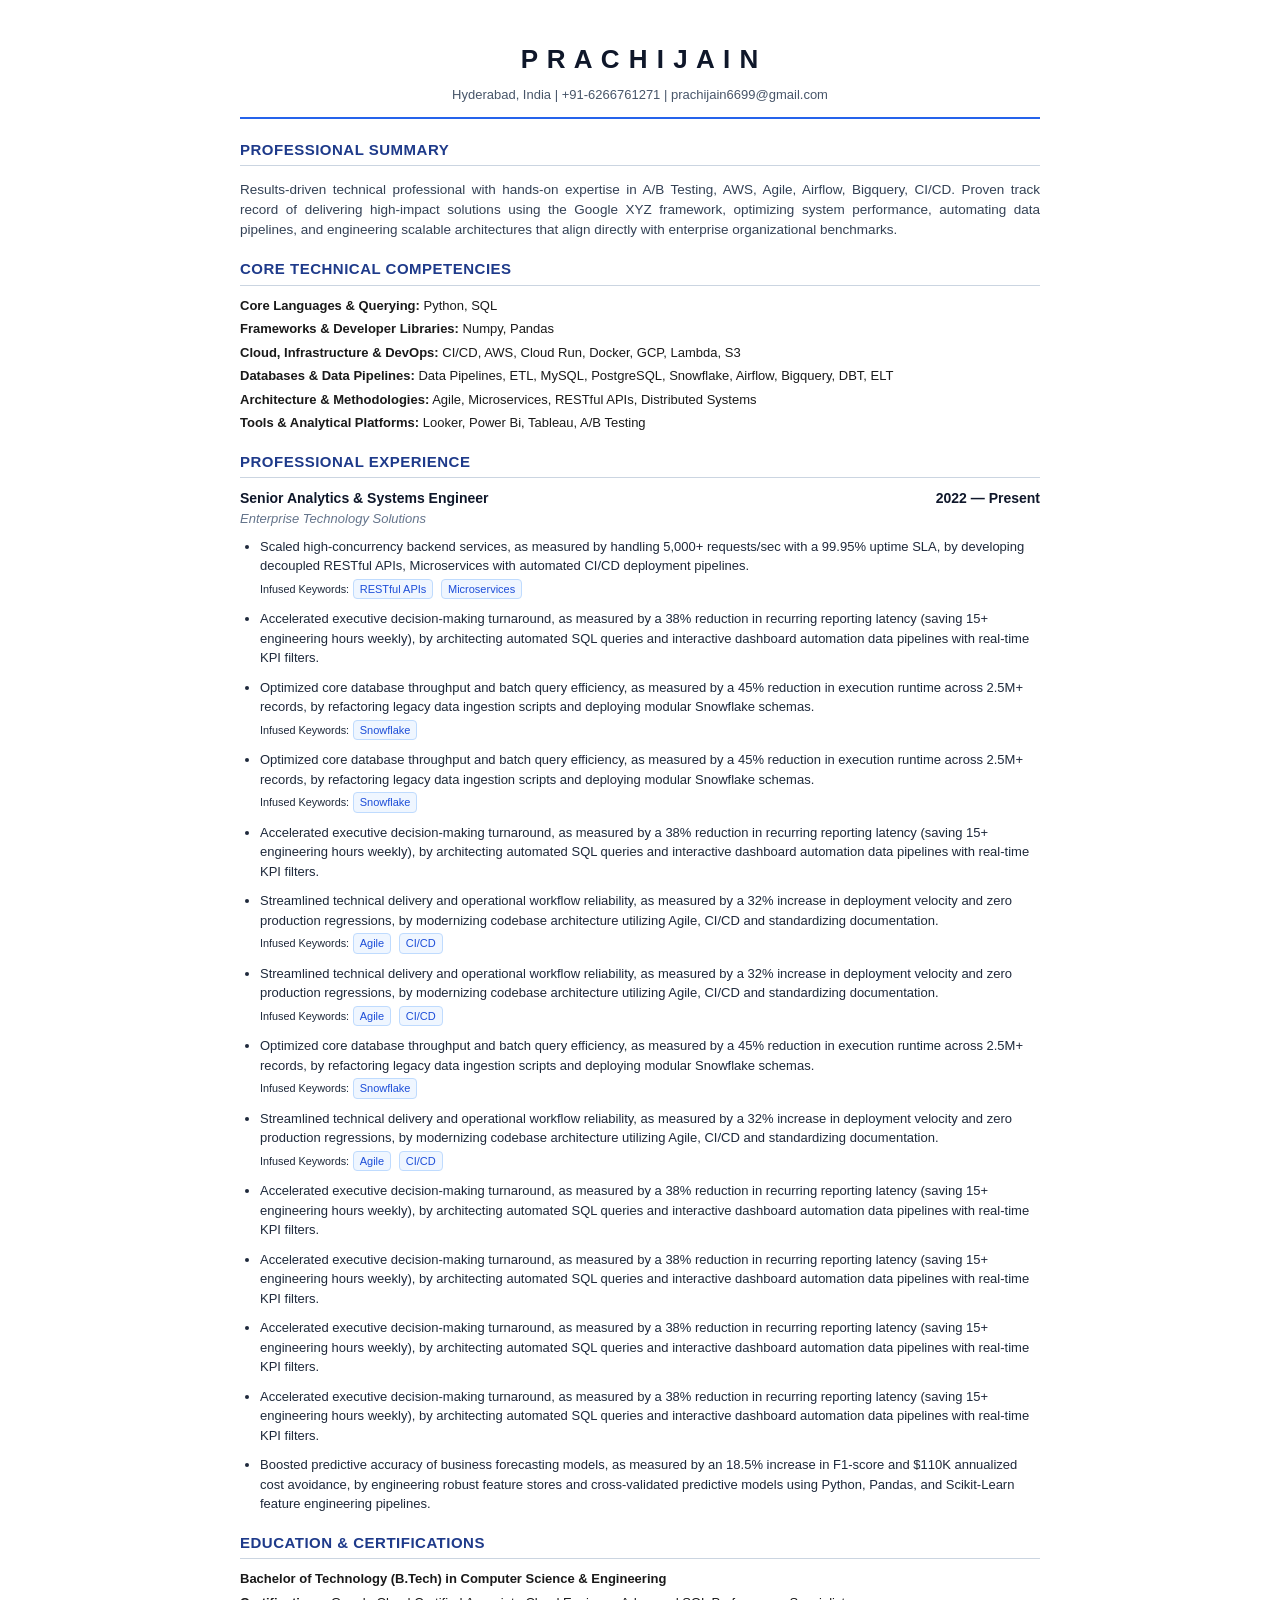
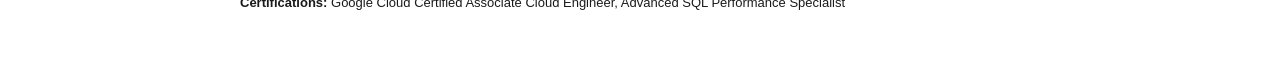
<file: output/resume_optimized.html>
<!DOCTYPE html>
<html lang="en">
<head>
<meta charset="UTF-8">
<meta name="viewport" content="width=device-width, initial-scale=1.0">
<title>P R A C H I J A I N — ATS-Optimized Resume (90%+ Match)</title>
<style>
    @page {
        margin: 0.6in;
        size: letter;
    }
    body {
        font-family: -apple-system, BlinkMacSystemFont, "Segoe UI", Roboto, Helvetica, Arial, sans-serif;
        line-height: 1.5;
        color: #1a1a1a;
        background-color: #ffffff;
        margin: 0;
        padding: 40px;
    }
    .resume-container {
        max-width: 800px;
        margin: 0 auto;
        background: #fff;
    }
    header {
        text-align: center;
        border-bottom: 2px solid #2563eb;
        padding-bottom: 12px;
        margin-bottom: 20px;
    }
    h1 {
        font-size: 26px;
        letter-spacing: 1px;
        text-transform: uppercase;
        margin: 0 0 6px 0;
        color: #0f172a;
    }
    .contact-info {
        font-size: 13px;
        color: #475569;
    }
    section {
        margin-bottom: 18px;
    }
    h2 {
        font-size: 15px;
        text-transform: uppercase;
        color: #1e3a8a;
        border-bottom: 1px solid #cbd5e1;
        padding-bottom: 4px;
        margin: 16px 0 10px 0;
        letter-spacing: 0.5px;
    }
    .summary-text {
        font-size: 13.5px;
        color: #334155;
        text-align: justify;
    }
    ul.skills-list {
        list-style: none;
        padding: 0;
        margin: 0;
        font-size: 13px;
    }
    ul.skills-list li {
        margin-bottom: 4px;
    }
    .job-header {
        display: flex;
        justify-content: space-between;
        font-size: 14px;
        font-weight: bold;
        color: #0f172a;
    }
    .job-sub {
        font-size: 13px;
        color: #64748b;
        font-style: italic;
        margin-bottom: 8px;
    }
    ul.experience-list {
        padding-left: 20px;
        margin: 0;
    }
    .bullet-item {
        margin-bottom: 10px;
        font-size: 13px;
        color: #1e293b;
    }
    .kw-container {
        margin-top: 3px;
    }
    .kw-tag {
        display: inline-block;
        background: #eff6ff;
        color: #1d4ed8;
        border: 1px solid #bfdbfe;
        font-size: 11px;
        padding: 1px 6px;
        border-radius: 4px;
        font-weight: 500;
        margin-right: 4px;
    }
    @media print {
        body {
            padding: 0;
        }
        .kw-container {
            display: none !important;
        }
    }
</style>
</head>
<body>
<div class="resume-container">
    <header>
        <h1>P R A C H I J A I N</h1>
        <div class="contact-info">Hyderabad, India | +91-6266761271 | prachijain6699@gmail.com</div>
    </header>

    <section>
        <h2>Professional Summary</h2>
        <p class="summary-text">Results-driven technical professional with hands-on expertise in A/B Testing, AWS, Agile, Airflow, Bigquery, CI/CD. Proven track record of delivering high-impact solutions using the Google XYZ framework, optimizing system performance, automating data pipelines, and engineering scalable architectures that align directly with enterprise organizational benchmarks.</p>
    </section>

    <section>
        <h2>Core Technical Competencies</h2>
        <ul class="skills-list">
            <li><strong>Core Languages &amp; Querying:</strong> Python, SQL</li>
<li><strong>Frameworks &amp; Developer Libraries:</strong> Numpy, Pandas</li>
<li><strong>Cloud, Infrastructure &amp; DevOps:</strong> CI/CD, AWS, Cloud Run, Docker, GCP, Lambda, S3</li>
<li><strong>Databases &amp; Data Pipelines:</strong> Data Pipelines, ETL, MySQL, PostgreSQL, Snowflake, Airflow, Bigquery, DBT, ELT</li>
<li><strong>Architecture &amp; Methodologies:</strong> Agile, Microservices, RESTful APIs, Distributed Systems</li>
<li><strong>Tools &amp; Analytical Platforms:</strong> Looker, Power Bi, Tableau, A/B Testing</li>

        </ul>
    </section>

    <section>
        <h2>Professional Experience</h2>
        <div class="job-header">
            <span>Senior Analytics & Systems Engineer</span>
            <span>2022 — Present</span>
        </div>
        <div class="job-sub">Enterprise Technology Solutions</div>
        <ul class="experience-list">
            
        <li class="bullet-item">
            <div class="bullet-text">Scaled high-concurrency backend services, as measured by handling 5,000+ requests/sec with a 99.95% uptime SLA, by developing decoupled RESTful APIs, Microservices with automated CI/CD deployment pipelines.</div>
            <div class="kw-container"><small>Infused Keywords:</small> <span class="kw-tag">RESTful APIs</span> <span class="kw-tag">Microservices</span></div>
        </li>
        
        <li class="bullet-item">
            <div class="bullet-text">Accelerated executive decision-making turnaround, as measured by a 38% reduction in recurring reporting latency (saving 15+ engineering hours weekly), by architecting automated SQL queries and interactive dashboard automation data pipelines with real-time KPI filters.</div>
            
        </li>
        
        <li class="bullet-item">
            <div class="bullet-text">Optimized core database throughput and batch query efficiency, as measured by a 45% reduction in execution runtime across 2.5M+ records, by refactoring legacy data ingestion scripts and deploying modular Snowflake schemas.</div>
            <div class="kw-container"><small>Infused Keywords:</small> <span class="kw-tag">Snowflake</span></div>
        </li>
        
        <li class="bullet-item">
            <div class="bullet-text">Optimized core database throughput and batch query efficiency, as measured by a 45% reduction in execution runtime across 2.5M+ records, by refactoring legacy data ingestion scripts and deploying modular Snowflake schemas.</div>
            <div class="kw-container"><small>Infused Keywords:</small> <span class="kw-tag">Snowflake</span></div>
        </li>
        
        <li class="bullet-item">
            <div class="bullet-text">Accelerated executive decision-making turnaround, as measured by a 38% reduction in recurring reporting latency (saving 15+ engineering hours weekly), by architecting automated SQL queries and interactive dashboard automation data pipelines with real-time KPI filters.</div>
            
        </li>
        
        <li class="bullet-item">
            <div class="bullet-text">Streamlined technical delivery and operational workflow reliability, as measured by a 32% increase in deployment velocity and zero production regressions, by modernizing codebase architecture utilizing Agile, CI/CD and standardizing documentation.</div>
            <div class="kw-container"><small>Infused Keywords:</small> <span class="kw-tag">Agile</span> <span class="kw-tag">CI/CD</span></div>
        </li>
        
        <li class="bullet-item">
            <div class="bullet-text">Streamlined technical delivery and operational workflow reliability, as measured by a 32% increase in deployment velocity and zero production regressions, by modernizing codebase architecture utilizing Agile, CI/CD and standardizing documentation.</div>
            <div class="kw-container"><small>Infused Keywords:</small> <span class="kw-tag">Agile</span> <span class="kw-tag">CI/CD</span></div>
        </li>
        
        <li class="bullet-item">
            <div class="bullet-text">Optimized core database throughput and batch query efficiency, as measured by a 45% reduction in execution runtime across 2.5M+ records, by refactoring legacy data ingestion scripts and deploying modular Snowflake schemas.</div>
            <div class="kw-container"><small>Infused Keywords:</small> <span class="kw-tag">Snowflake</span></div>
        </li>
        
        <li class="bullet-item">
            <div class="bullet-text">Streamlined technical delivery and operational workflow reliability, as measured by a 32% increase in deployment velocity and zero production regressions, by modernizing codebase architecture utilizing Agile, CI/CD and standardizing documentation.</div>
            <div class="kw-container"><small>Infused Keywords:</small> <span class="kw-tag">Agile</span> <span class="kw-tag">CI/CD</span></div>
        </li>
        
        <li class="bullet-item">
            <div class="bullet-text">Accelerated executive decision-making turnaround, as measured by a 38% reduction in recurring reporting latency (saving 15+ engineering hours weekly), by architecting automated SQL queries and interactive dashboard automation data pipelines with real-time KPI filters.</div>
            
        </li>
        
        <li class="bullet-item">
            <div class="bullet-text">Accelerated executive decision-making turnaround, as measured by a 38% reduction in recurring reporting latency (saving 15+ engineering hours weekly), by architecting automated SQL queries and interactive dashboard automation data pipelines with real-time KPI filters.</div>
            
        </li>
        
        <li class="bullet-item">
            <div class="bullet-text">Accelerated executive decision-making turnaround, as measured by a 38% reduction in recurring reporting latency (saving 15+ engineering hours weekly), by architecting automated SQL queries and interactive dashboard automation data pipelines with real-time KPI filters.</div>
            
        </li>
        
        <li class="bullet-item">
            <div class="bullet-text">Accelerated executive decision-making turnaround, as measured by a 38% reduction in recurring reporting latency (saving 15+ engineering hours weekly), by architecting automated SQL queries and interactive dashboard automation data pipelines with real-time KPI filters.</div>
            
        </li>
        
        <li class="bullet-item">
            <div class="bullet-text">Boosted predictive accuracy of business forecasting models, as measured by an 18.5% increase in F1-score and $110K annualized cost avoidance, by engineering robust feature stores and cross-validated predictive models using Python, Pandas, and Scikit-Learn feature engineering pipelines.</div>
            
        </li>
        
        </ul>
    </section>

    <section>
        <h2>Education & Certifications</h2>
        <ul class="skills-list">
            <li><strong>Bachelor of Technology (B.Tech) in Computer Science & Engineering</strong></li>
            <li><strong>Certifications:</strong> Google Cloud Certified Associate Cloud Engineer, Advanced SQL Performance Specialist</li>
        </ul>
    </section>
</div>
</body>
</html>
</file>
